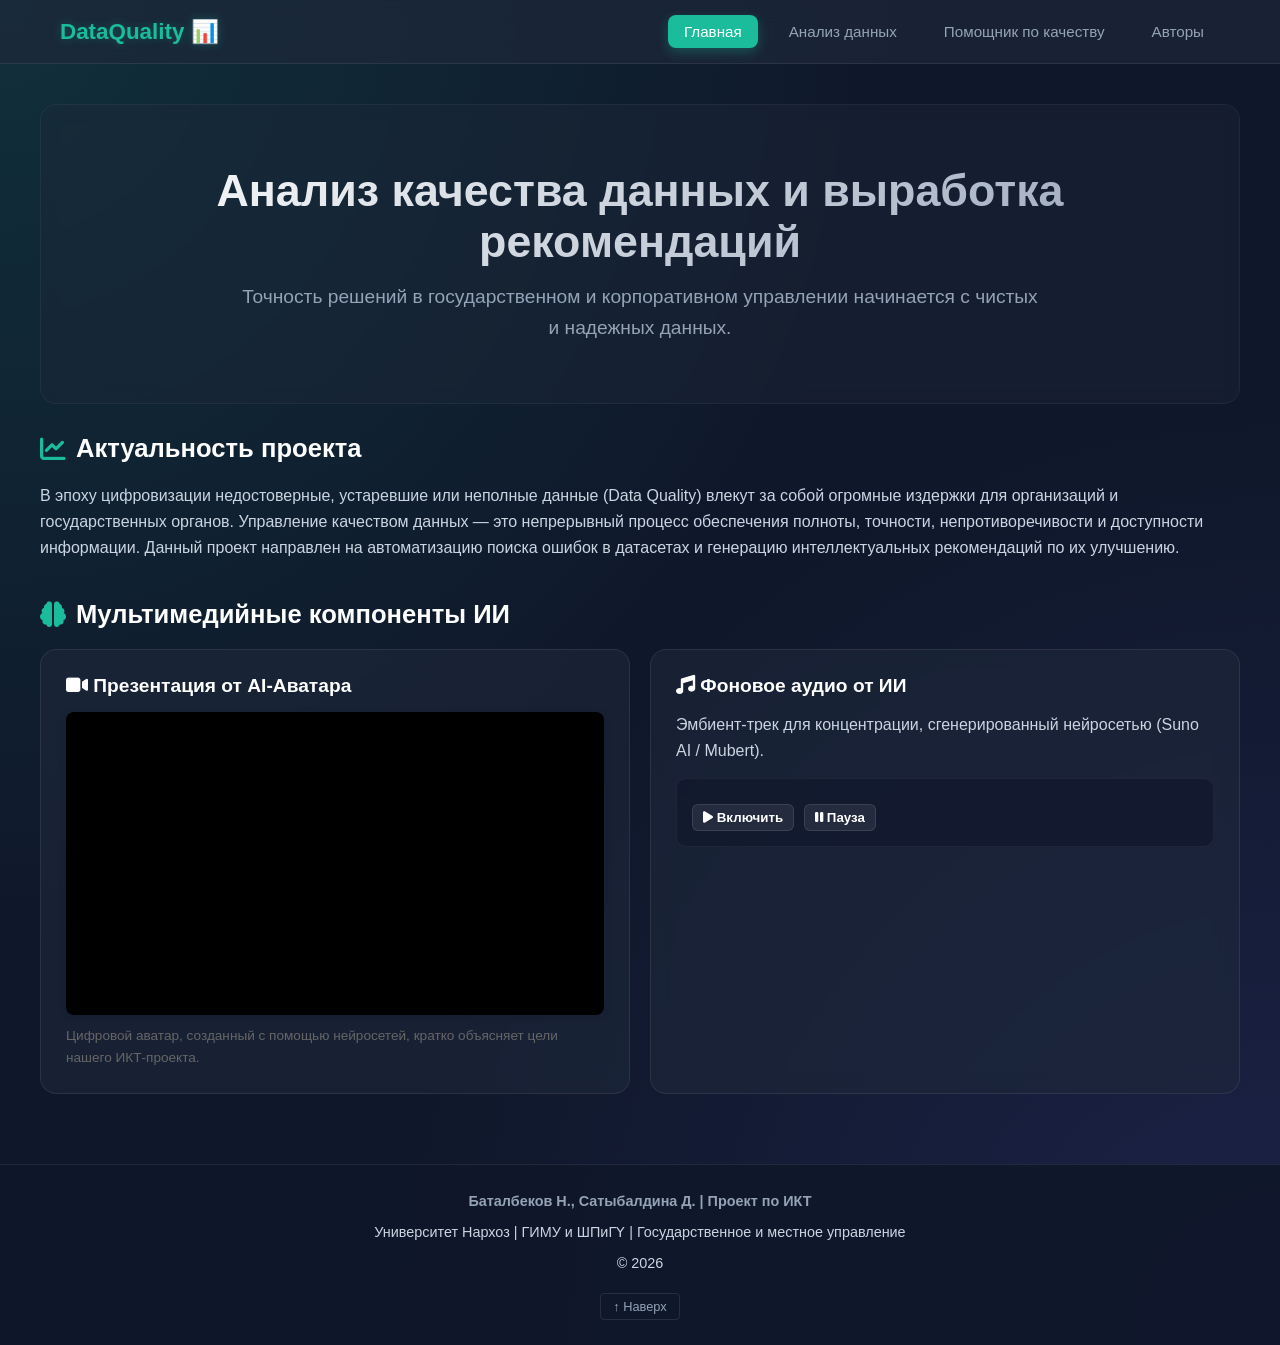
<file: index.html>
<!DOCTYPE html>
<html lang="ru">
<head>
    <meta charset="UTF-8">
    <title>DataQuality | Главная</title>
    <link rel="stylesheet" href="style.css">
    <link rel="stylesheet" href="https://cdnjs.cloudflare.com/ajax/libs/font-awesome/6.5.1/css/all.min.css">
</head>
<body>

<header>
    <nav>
        <div class="logo">DataQuality 📊</div>
        <div class="menu">
            <a href="index.html" class="active">Главная</a>
            <a href="dashboard.html">Анализ данных</a>
            <a href="bot.html">Помощник по качеству</a>
            <a href="creators.html">Авторы</a>
        </div>
    </nav>
</header>

<main>
    <section class="hero">
        <h1 style="font-size: 2.8rem; margin-bottom: 15px;">Анализ качества данных и выработка рекомендаций</h1>
        <p style="font-size: 1.2rem; max-width: 800px; margin: 0 auto;">Точность решений в государственном и корпоративном управлении начинается с чистых и надежных данных.</p>
    </section>

    <section class="analytics-intro" style="margin-bottom: 40px;">
        <h2><i class="fas fa-chart-line"></i> Актуальность проекта</h2>
        <p>В эпоху цифровизации недостоверные, устаревшие или неполные данные (Data Quality) влекут за собой огромные издержки для организаций и государственных органов. Управление качеством данных — это непрерывный процесс обеспечения полноты, точности, непротиворечивости и доступности информации. Данный проект направлен на автоматизацию поиска ошибок в датасетах и генерацию интеллектуальных рекомендаций по их улучшению.</p>
    </section>

    <section class="media-section">
        <h2><i class="fas fa-brain"></i> Мультимедийные компоненты ИИ</h2>
        <div class="media-container" style="display: flex; gap: 20px; flex-wrap: wrap;">
            
            <div class="media-card" style="flex: 1; min-width: 300px;">
                <h3><i class="fas fa-video"></i> Презентация от AI-Аватара</h3>
                <div style="position: relative; padding-top: 56.25%; background: #000; border-radius: 8px; overflow: hidden; box-shadow: 0 2px 8px rgba(0,0,0,0.1);">
                    <iframe src="https://app.heygen.com/embeds/905e6ff8b50a4a7eb741b9b1f9a1cafd" 
                            style="position: absolute; top: 0; left: 0; width: 100%; height: 100%; border: 0;" 
                            allow="fullscreen; autoplay; encrypted-media; picture-in-picture" 
                            allowfullscreen>
                    </iframe>
                </div>
                <p style="font-size:0.85rem; color:#666; margin-top:10px;">Цифровой аватар, созданный с помощью нейросетей, кратко объясняет цели нашего ИКТ-проекта.</p>
            </div>

            <div class="media-card" style="flex: 1; min-width: 300px;">
                <h3><i class="fas fa-music"></i> Фоновое аудио от ИИ</h3>
                <p>Эмбиент-трек для концентрации, сгенерированный нейросетью (Suno AI / Mubert).</p>
                <div class="audio-controls">
                    <audio id="bgMusic" loop style="width: 100%;">
                        <source src="https://www.soundhelix.com/examples/mp3/SoundHelix-Song-1.mp3" type="audio/mpeg">
                        Ваш браузер не поддерживает аудио.
                    </audio>
                    <div style="margin-top:10px; display:flex; gap:10px;">
                        <button onclick="document.getElementById('bgMusic').play()" style="padding:5px 10px; cursor:pointer;"><i class="fas fa-play"></i> Включить</button>
                        <button onclick="document.getElementById('bgMusic').pause()" style="padding:5px 10px; cursor:pointer;"><i class="fas fa-pause"></i> Пауза</button>
                    </div>
                </div>
            </div>

        </div>
    </section>
</main>

<footer>
    <div class="footer-content">
        <p><strong>Баталбеков Н., Сатыбалдина Д. | Проект по ИКТ</strong></p>
        <p>Университет Нархоз | ГИМУ и ШПиГҮ | Государственное и местное управление</p>
        <p>© 2026</p>
        <button id="backToTop" onclick="window.scrollTo(0, 0)">↑ Наверх</button>
    </div>
</footer>

</body>
</html>
</file>
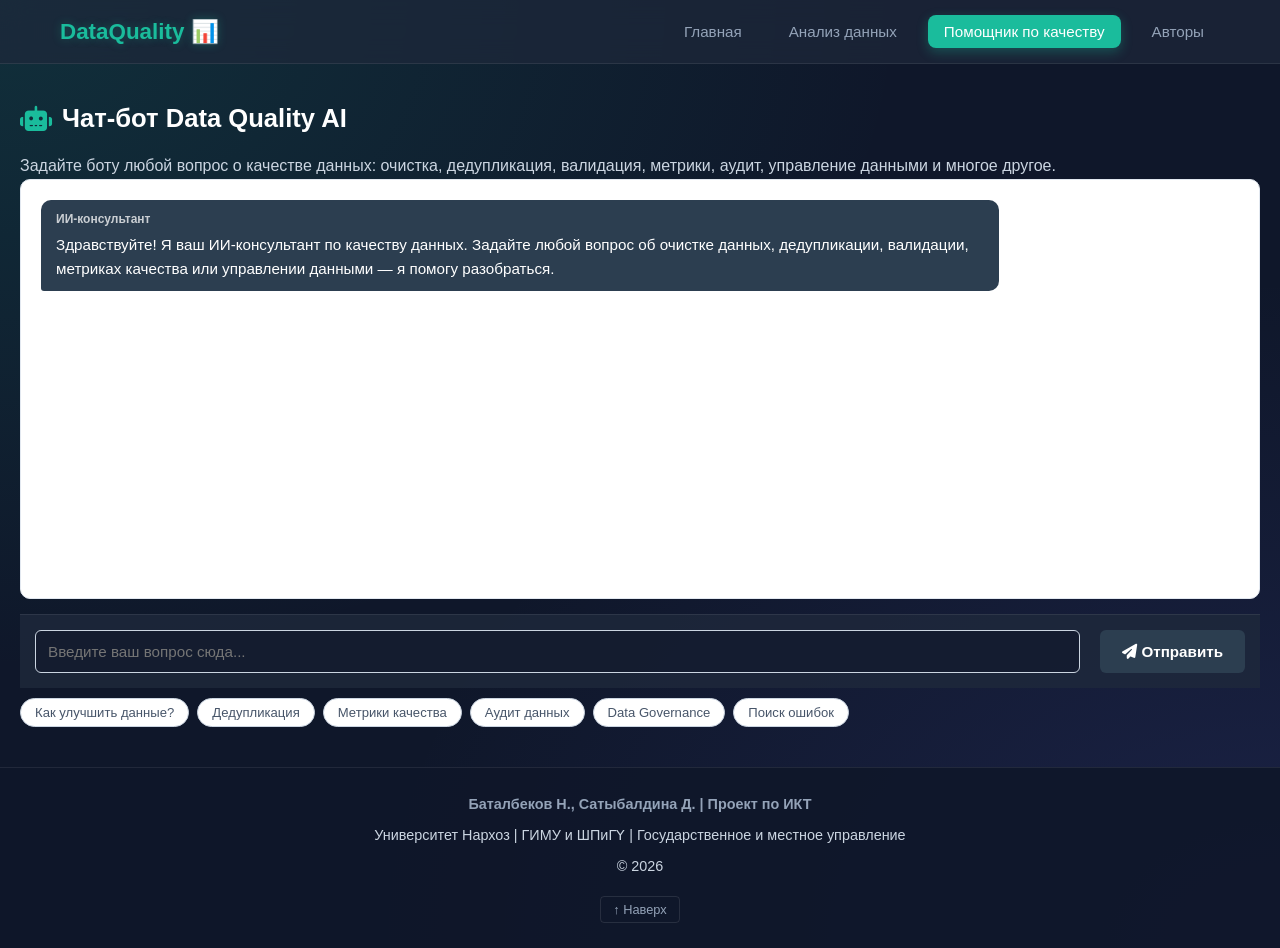
<file: bot.html>
<!DOCTYPE html>
<html lang="ru">
<head>
    <meta charset="UTF-8">
    <title>Помощник по качеству | DataQuality</title>
    <link rel="stylesheet" href="style.css">
    <link rel="stylesheet" href="https://cdnjs.cloudflare.com/ajax/libs/font-awesome/6.5.1/css/all.min.css">
    <style>
        #chat-box { 
            border: 1px solid #e2e8f0; padding: 20px; height: 420px; margin-bottom: 15px; 
            background: #fff; overflow-y: auto; border-radius: 10px;
            display: flex; flex-direction: column; gap: 12px;
        }
        .msg { padding: 10px 15px; border-radius: 10px; max-width: 80%; font-size: 0.95rem; line-height: 1.6; }
        .msg .sender-label { font-size: 0.75rem; font-weight: 600; margin-bottom: 4px; opacity: 0.75; display: block; }
        .user-msg { background: #1abc9c; color: white; align-self: flex-end; border-radius: 10px 10px 3px 10px; }
        .bot-msg { background: #2c3e50; color: white; align-self: flex-start; border-radius: 10px 10px 10px 3px; }
        .chat-input-area { display: flex; gap: 10px; }
        #userInput { flex: 1; padding: 12px; border-radius: 6px; border: 1px solid #cbd5e1; outline: none; font-size: 0.95rem; font-family: inherit; }
        #userInput:focus { border-color: #1abc9c; box-shadow: 0 0 0 3px rgba(26,188,156,0.15); }
        #userInput:disabled { background: #f1f5f9; cursor: not-allowed; }
        #sendBtn { padding: 10px 22px; background: #2c3e50; color: white; border: none; border-radius: 6px; cursor: pointer; font-weight: bold; font-size: 0.95rem; transition: background 0.2s; }
        #sendBtn:hover:not(:disabled) { background: #1abc9c; }
        #sendBtn:disabled { background: #94a3b8; cursor: not-allowed; }
        .quick-btns { display: flex; flex-wrap: wrap; gap: 8px; margin-top: 10px; }
        .quick-btn { padding: 6px 14px; background: #fff; border: 1px solid #cbd5e1; border-radius: 20px; font-size: 0.82rem; color: #475569; cursor: pointer; transition: all 0.2s; font-family: inherit; }
        .quick-btn:hover { background: #1abc9c; color: white; border-color: #1abc9c; }
        .spinner { display: inline-block; width: 12px; height: 12px; border: 2px solid rgba(255,255,255,0.4); border-top-color: white; border-radius: 50%; animation: spin 0.7s linear infinite; margin-right: 6px; vertical-align: middle; }
        @keyframes spin { to { transform: rotate(360deg); } }
    </style>
</head>
<body>

<header>
    <nav>
        <div class="logo">DataQuality 📊</div>
        <div class="menu">
            <a href="index.html">Главная</a>
            <a href="dashboard.html">Анализ данных</a>
            <a href="bot.html" class="active">Помощник по качеству</a>
            <a href="creators.html">Авторы</a>
        </div>
    </nav>
</header>

<main>
    <h2><i class="fas fa-robot"></i> Чат-бот Data Quality AI</h2>
    <p>Задайте боту любой вопрос о качестве данных: очистка, дедупликация, валидация, метрики, аудит, управление данными и многое другое.</p>

    <div id="chat-box">
        <div class="msg bot-msg">
            <span class="sender-label">ИИ-консультант</span>
            Здравствуйте! Я ваш ИИ-консультант по качеству данных. Задайте любой вопрос об очистке данных, дедупликации, валидации, метриках качества или управлении данными — я помогу разобраться.
        </div>
    </div>

    <div class="chat-input-area">
        <input type="text" id="userInput" placeholder="Введите ваш вопрос сюда...">
        <button id="sendBtn" onclick="sendMessage()">
            <i class="fas fa-paper-plane"></i> Отправить
        </button>
    </div>

    <div class="quick-btns">
        <button class="quick-btn" onclick="quickAsk('Как улучшить качество данных?')">Как улучшить данные?</button>
        <button class="quick-btn" onclick="quickAsk('Что такое дедупликация данных?')">Дедупликация</button>
        <button class="quick-btn" onclick="quickAsk('Какие метрики качества данных существуют?')">Метрики качества</button>
        <button class="quick-btn" onclick="quickAsk('Как провести аудит данных?')">Аудит данных</button>
        <button class="quick-btn" onclick="quickAsk('Что такое Data Governance?')">Data Governance</button>
        <button class="quick-btn" onclick="quickAsk('Как обнаружить и исправить ошибки в данных?')">Поиск ошибок</button>
    </div>
</main>

<script>
let conversationHistory = [];
let isLoading = false;

function quickAsk(text) {
    document.getElementById('userInput').value = text;
    sendMessage();
}

function appendUserMessage(text) {
    const chatBox = document.getElementById('chat-box');
    const div = document.createElement('div');
    div.className = 'msg user-msg';
    div.textContent = text;
    chatBox.appendChild(div);
    chatBox.scrollTop = chatBox.scrollHeight;
}

function appendBotMessage(text, isLoadingState) {
    const chatBox = document.getElementById('chat-box');
    const div = document.createElement('div');
    div.className = 'msg bot-msg';

    const label = document.createElement('span');
    label.className = 'sender-label';
    label.textContent = 'ИИ-консультант';

    const content = document.createElement('span');
    if (isLoadingState) {
        content.innerHTML = '<span class="spinner"></span>Анализирую вопрос...';
    } else {
        content.textContent = text;
    }

    div.appendChild(label);
    div.appendChild(content);
    chatBox.appendChild(div);
    chatBox.scrollTop = chatBox.scrollHeight;

    return { div, content };
}

function setUILoading(state) {
    isLoading = state;
    const btn = document.getElementById('sendBtn');
    const input = document.getElementById('userInput');
    btn.disabled = state;
    input.disabled = state;
    btn.innerHTML = state
        ? '<span class="spinner"></span> Обработка...'
        : '<i class="fas fa-paper-plane"></i> Отправить';
    document.querySelectorAll('.quick-btn').forEach(b => b.disabled = state);
}

async function sendMessage() {
    if (isLoading) return;

    const input = document.getElementById('userInput');
    const text = input.value.trim();
    if (!text) return;

    input.value = '';
    appendUserMessage(text);
    conversationHistory.push({ role: 'user', content: text });

    setUILoading(true);
    const { div: botDiv, content: botContent } = appendBotMessage('', true);

    try {
        const response = await fetch('https://aianalysis-roan.vercel.app/api/chat', {
            method: 'POST',
            headers: {
                'Content-Type': 'application/json'
            },
            body: JSON.stringify({
                messages: conversationHistory
            })
        });

        const data = await response.json();

        if (data.error) {
            botContent.textContent = 'Ошибка: ' + (data.error.message || 'Не удалось получить ответ. Попробуйте позже.');
        } else {
            const reply = data.content
                .filter(block => block.type === 'text')
                .map(block => block.text)
                .join('');
            botContent.textContent = reply;
            conversationHistory.push({ role: 'assistant', content: reply });
        }

    } catch (err) {
        botContent.textContent = 'Ошибка соединения с сервером. Проверьте подключение к интернету и попробуйте ещё раз.';
    }

    setUILoading(false);
    document.getElementById('chat-box').scrollTop = 99999;
}

document.getElementById('userInput').addEventListener('keydown', function(e) {
    if (e.key === 'Enter' && !e.shiftKey) {
        e.preventDefault();
        sendMessage();
    }
});
</script>

<footer>
    <div class="footer-content">
        <p><strong>Баталбеков Н., Сатыбалдина Д. | Проект по ИКТ</strong></p>
        <p>Университет Нархоз | ГИМУ и ШПиГҮ | Государственное и местное управление</p>
        <p>© 2026</p>
        <button id="backToTop" onclick="window.scrollTo(0, 0)">↑ Наверх</button>
    </div>
</footer>

</body>
</html>
</file>
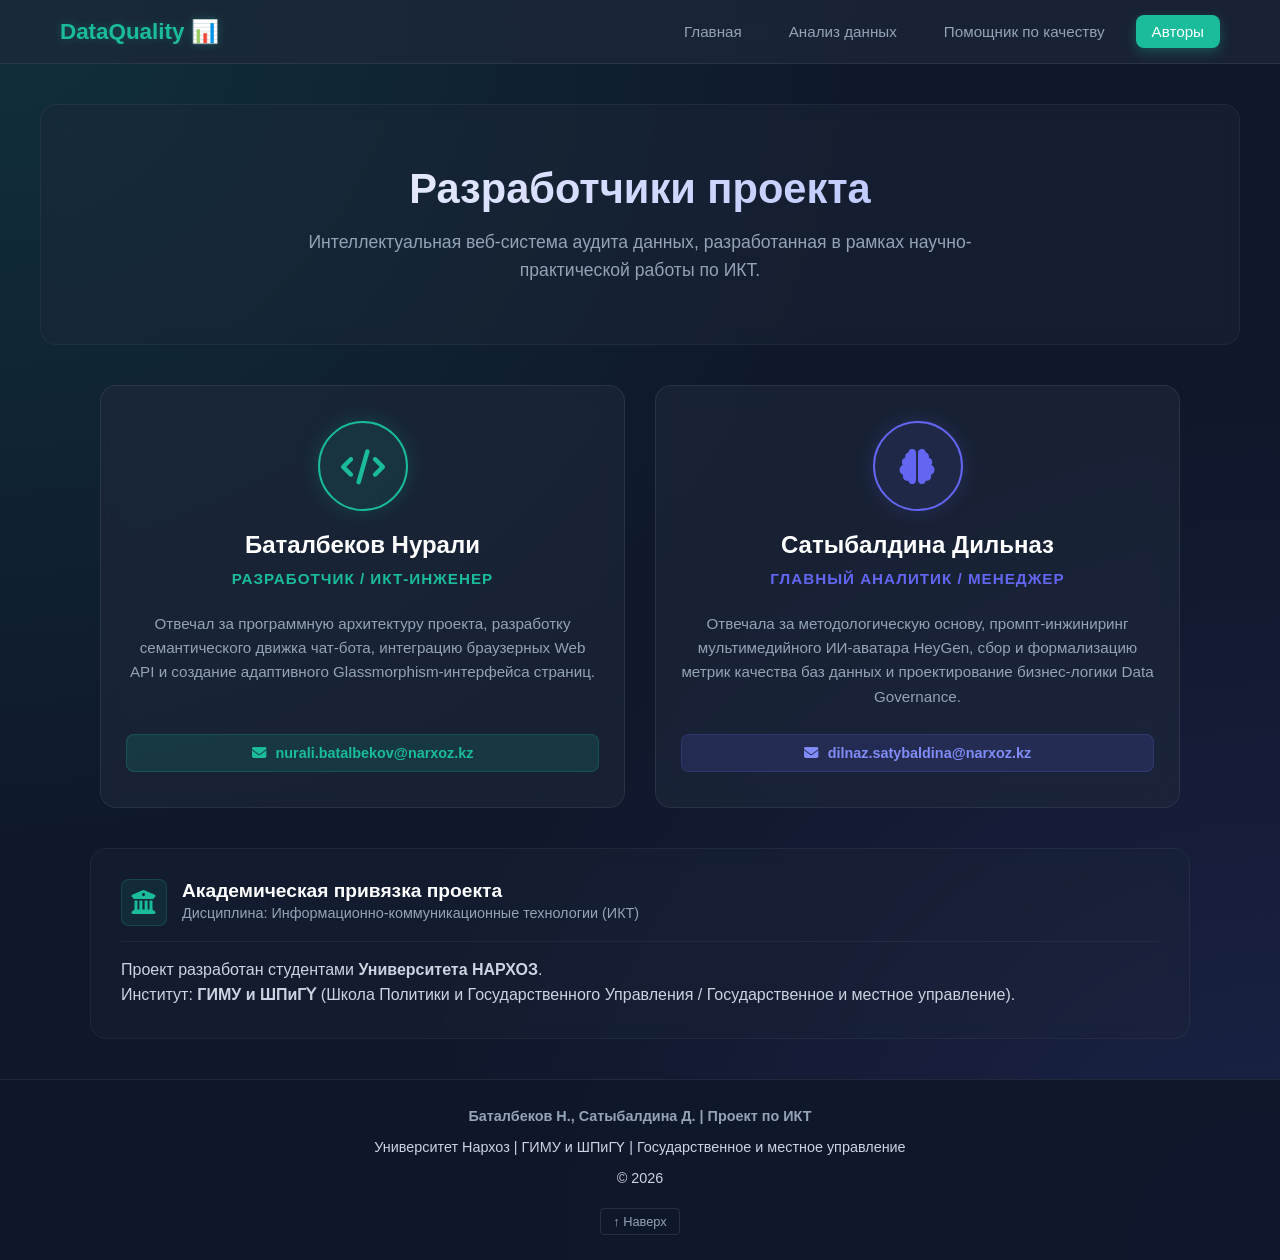
<file: creators.html>
<!DOCTYPE html>
<html lang="ru">
<head>
    <meta charset="UTF-8">
    <title>DataQuality | Авторы</title>
    <link rel="stylesheet" href="style.css">
    <link rel="stylesheet" href="https://cdnjs.cloudflare.com/ajax/libs/font-awesome/6.5.1/css/all.min.css">
</head>
<body>

<header>
    <nav>
        <div class="logo">DataQuality 📊</div>
        <div class="menu">
            <a href="index.html">Главная</a>
            <a href="dashboard.html">Анализ данных</a>
            <a href="bot.html">Помощник по качеству</a>
            <a href="creators.html" class="active">Авторы</a>
        </div>
    </nav>
</header>

<main>
    <section class="hero" style="margin-bottom: 40px;">
        <h1 style="font-size: 2.6rem; margin-bottom: 15px; background: linear-gradient(135deg, #ffffff 0%, #a5b4fc 100%); -webkit-background-clip: text; -webkit-text-fill-color: transparent;">Разработчики проекта</h1>
        <p style="font-size: 1.1rem; color: #94a3b8; max-width: 700px; margin: 0 auto;">Интеллектуальная веб-система аудита данных, разработанная в рамках научно-практической работы по ИКТ.</p>
    </section>

    <section class="grid-container" style="max-width: 1100px; margin: 0 auto; display: flex; gap: 30px; justify-content: center; flex-wrap: wrap; padding: 0 10px;">
        
        <div class="card" style="flex: 1; min-width: 320px; text-align: center; padding: 35px 25px; display: flex; flex-direction: column; justify-content: space-between;">
            <div>
                <div style="width: 90px; height: 90px; background: rgba(26, 188, 156, 0.1); border-radius: 50%; display: flex; align-items: center; justify-content: center; margin: 0 auto 20px auto; border: 2px solid #1abc9c; box-shadow: 0 0 20px rgba(26, 188, 156, 0.2);">
                    <i class="fas fa-code" style="font-size: 2.2rem; color: #1abc9c;"></i>
                </div>
                <h3 style="font-size: 1.5rem; color: #fff; margin-bottom: 8px; font-weight: 600;">Баталбеков Нурали</h3>
                <p style="color: #1abc9c; font-weight: 600; font-size: 0.95rem; margin-bottom: 20px; text-transform: uppercase; letter-spacing: 1px;">Разработчик / ИКТ-Инженер</p>
                <p style="font-size: 0.95rem; color: #94a3b8; line-height: 1.6; margin-bottom: 25px;">Отвечал за программную архитектуру проекта, разработку семантического движка чат-бота, интеграцию браузерных Web API и создание адаптивного Glassmorphism-интерфейса страниц.</p>
            </div>
            <a href="mailto:nurali.batalbekov@narxoz.kz" style="display: inline-flex; align-items: center; justify-content: center; gap: 10px; background: rgba(26, 188, 156, 0.15); color: #1abc9c; text-decoration: none; padding: 10px 20px; border-radius: 8px; font-weight: 600; font-size: 0.9rem; border: 1px solid rgba(26, 188, 156, 0.2); transition: all 0.3s ease;" onmouseover="this.style.background='#1abc9c'; this.style.color='#fff';" onmouseout="this.style.background='rgba(26, 188, 156, 0.15)'; this.style.color='#1abc9c';">
                <i class="fas fa-envelope"></i> nurali.batalbekov@narxoz.kz
            </a>
        </div>

        <div class="card" style="flex: 1; min-width: 320px; text-align: center; padding: 35px 25px; display: flex; flex-direction: column; justify-content: space-between;">
            <div>
                <div style="width: 90px; height: 90px; background: rgba(99, 102, 241, 0.1); border-radius: 50%; display: flex; align-items: center; justify-content: center; margin: 0 auto 20px auto; border: 2px solid #6366f1; box-shadow: 0 0 20px rgba(99, 102, 241, 0.2);">
                    <i class="fas fa-brain" style="font-size: 2.2rem; color: #6366f1;"></i>
                </div>
                <h3 style="font-size: 1.5rem; color: #fff; margin-bottom: 8px; font-weight: 600;">Сатыбалдина Дильназ</h3>
                <p style="color: #6366f1; font-weight: 600; font-size: 0.95rem; margin-bottom: 20px; text-transform: uppercase; letter-spacing: 1px;">Главный Аналитик / Менеджер</p>
                <p style="font-size: 0.95rem; color: #94a3b8; line-height: 1.6; margin-bottom: 25px;">Отвечала за методологическую основу, промпт-инжиниринг мультимедийного ИИ-аватара HeyGen, сбор и формализацию метрик качества баз данных и проектирование бизнес-логики Data Governance.</p>
            </div>
            <a href="mailto:dilnaz.satybaldina@narxoz.kz" style="display: inline-flex; align-items: center; justify-content: center; gap: 10px; background: rgba(99, 102, 241, 0.15); color: #818cf8; text-decoration: none; padding: 10px 20px; border-radius: 8px; font-weight: 600; font-size: 0.9rem; border: 1px solid rgba(99, 102, 241, 0.2); transition: all 0.3s ease;" onmouseover="this.style.background='#6366f1'; this.style.color='#fff';" onmouseout="this.style.background='rgba(99, 102, 241, 0.15)'; this.style.color='#818cf8';">
                <i class="fas fa-envelope"></i> dilnaz.satybaldina@narxoz.kz
            </a>
        </div>

    </section>

    <section class="hero" style="max-width: 1100px; margin: 40px auto 0 auto; padding: 30px; background: rgba(30, 41, 59, 0.3); border-radius: 16px; text-align: left;">
        <div style="display: flex; align-items: center; gap: 15px; margin-bottom: 15px;">
            <div style="background: rgba(26, 188, 156, 0.1); padding: 10px; border-radius: 8px; border: 1px solid rgba(26, 188, 156, 0.2);">
                <i class="fas fa-university" style="font-size: 1.5rem; color: #1abc9c;"></i>
            </div>
            <div>
                <h4 style="color: #fff; font-size: 1.2rem; font-weight: 600;">Академическая привязка проекта</h4>
                <p style="font-size: 0.9rem; color: #94a3b8;">Дисциплина: Информационно-коммуникационные технологии (ИКТ)</p>
            </div>
        </div>
        <p style="font-size: 1rem; color: #cbd5e1; border-top: 1px solid rgba(255,255,255,0.05); padding-top: 15px; line-height: 1.6;">
            Проект разработан студентами <strong>Университета НАРХОЗ</strong>.<br>
            Институт: <strong>ГИМУ и ШПиГҮ</strong> (Школа Политики и Государственного Управления / Государственное и местное управление).
        </p>
    </section>
</main>

<footer>
    <div class="footer-content">
        <p><strong>Баталбеков Н., Сатыбалдина Д. | Проект по ИКТ</strong></p>
        <p>Университет Нархоз | ГИМУ и ШПиГҮ | Государственное и местное управление</p>
        <p>© 2026</p>
        <button id="backToTop" onclick="window.scrollTo(0, 0)">↑ Наверх</button>
    </div>
</footer>

</body>
</html>
</file>
<file: style.css>
/* ==========================================
   ОБЩИЕ НАСТРОЙКИ И ФУТУРИСТИЧНЫЙ ФОН
   ========================================== */
* {
    margin: 0;
    padding: 0;
    box-sizing: border-box;
    font-family: 'Segoe UI', Roboto, Helvetica, Arial, sans-serif;
}

body {
    background: #0f172a; /* Глубокий темно-синий */
    /* Мягкие светящиеся ИИ-градиенты на заднем фоне */
    background-image: 
        radial-gradient(at 0% 0%, rgba(26, 188, 156, 0.15) 0px, transparent 50%),
        radial-gradient(at 100% 100%, rgba(99, 102, 241, 0.15) 0px, transparent 50%);
    color: #f1f5f9;
    min-height: 100vh;
    display: flex;
    flex-direction: column;
}

main {
    flex: 1;
    padding: 40px 20px;
}

/* ==========================================
   НАВИГАЦИЯ (GLASSMORPHISM НАВБАР)
   ========================================== */
header {
    background: rgba(30, 41, 59, 0.7);
    backdrop-filter: blur(12px);
    -webkit-backdrop-filter: blur(12px);
    border-bottom: 1px solid rgba(255, 255, 255, 0.08);
    position: sticky;
    top: 0;
    z-index: 1000;
}

nav {
    max-width: 1200px;
    margin: 0 auto;
    padding: 15px 20px;
    display: flex;
    justify-content: space-between;
    align-items: center;
}

.logo {
    font-size: 1.4rem;
    font-weight: 800;
    color: #1abc9c;
    text-shadow: 0 0 10px rgba(26, 188, 156, 0.3);
}

.menu {
    display: flex;
    gap: 15px;
}

.menu a {
    color: #94a3b8;
    text-decoration: none;
    font-size: 0.95rem;
    font-weight: 500;
    padding: 8px 16px;
    border-radius: 8px;
    transition: all 0.3s ease;
}

.menu a:hover {
    color: #fff;
    background: rgba(255, 255, 255, 0.05);
}

.menu a.active {
    color: #fff;
    background: #1abc9c;
    box-shadow: 0 4px 12px rgba(26, 188, 156, 0.3);
}

/* ==========================================
   ГЛАВНЫЙ БАННЕР (HERO SECTION)
   ========================================== */
.hero {
    text-align: center;
    padding: 60px 20px;
    background: rgba(30, 41, 59, 0.4);
    border-radius: 16px;
    border: 1px solid rgba(255, 255, 255, 0.05);
    backdrop-filter: blur(8px);
    max-width: 1200px;
    margin: 0 auto 30px auto;
}

.hero h1 {
    background: linear-gradient(135deg, #fff 0%, #94a3b8 100%);
    -webkit-background-clip: text;
    -webkit-text-fill-color: transparent;
}

.hero p {
    color: #94a3b8;
}

/* ==========================================
   КОНТЕНТНЫЕ БЛОКИ И КАРТОЧКИ (МАТОВОЕ СТЕКЛО)
   ========================================== */
.analytics-intro, .media-section {
    max-width: 1200px;
    margin: 0 auto 30px auto;
}

h2 {
    font-size: 1.6rem;
    margin-bottom: 20px;
    color: #fff;
    display: flex;
    align-items: center;
    gap: 10px;
}

h2 i {
    color: #1abc9c;
}

p {
    line-height: 1.6;
    color: #cbd5e1;
}

/* Контейнер для медиа и блоков */
.media-container, .grid-container {
    display: flex;
    gap: 25px;
    flex-wrap: wrap;
    margin-top: 20px;
}

/* Стиль карточки премиум-уровня */
.media-card, .card, .chat-container, .chat-wrapper {
    background: rgba(30, 41, 59, 0.6);
    backdrop-filter: blur(10px);
    -webkit-backdrop-filter: blur(10px);
    border: 1px solid rgba(255, 255, 255, 0.08);
    border-radius: 16px;
    padding: 25px;
    transition: transform 0.3s ease, box-shadow 0.3s ease;
}

.media-card:hover, .card:hover {
    transform: translateY(-4px);
    border-color: rgba(26, 188, 156, 0.3);
    box-shadow: 0 10px 25px rgba(26, 188, 156, 0.05);
}

.media-card h3, .card h3 {
    font-size: 1.2rem;
    margin-bottom: 15px;
    color: #fff;
}

/* ==========================================
   ИНТЕРФЕЙС АУДИО И ЭЛЕМЕНТОВ УПРАВЛЕНИЯ
   ========================================== */
.audio-controls {
    background: rgba(15, 23, 42, 0.6);
    padding: 15px;
    border-radius: 10px;
    border: 1px solid rgba(255, 255, 255, 0.05);
    margin-top: 15px;
}

.audio-controls button {
    background: rgba(255, 255, 255, 0.08);
    color: #fff;
    border: 1px solid rgba(255, 255, 255, 0.1);
    padding: 8px 16px;
    border-radius: 6px;
    font-weight: 600;
    transition: all 0.2s ease;
}

.audio-controls button:hover {
    background: #1abc9c;
    color: #fff;
    border-color: #1abc9c;
    box-shadow: 0 0 10px rgba(26, 188, 156, 0.2);
}

/* ==========================================
   ИНТЕРФЕЙС ЧАТА (СТАБИЛЬНЫЙ И КРАСИВЫЙ)
   ========================================== */
.chat-container, .chat-wrapper {
    max-width: 700px;
    margin: 30px auto;
    padding: 0; /* Сбрасываем внутренние отступы для структуры чата */
    overflow: hidden;
    height: 550px;
    display: flex;
    flex-direction: column;
}

.chat-window, .chat-messages {
    flex: 1;
    padding: 20px;
    background: rgba(15, 23, 42, 0.4);
    overflow-y: auto;
    display: flex;
    flex-direction: column;
    gap: 12px;
}

.message {
    padding: 12px 16px;
    border-radius: 12px;
    max-width: 75%;
    line-height: 1.5;
    font-size: 0.95rem;
}

.message.bot {
    background: rgba(255, 255, 255, 0.05);
    color: #e2e8f0;
    align-self: flex-start;
    border-left: 4px solid #1abc9c;
    border-bottom-left-radius: 2px;
}

.message.user {
    background: #1abc9c;
    color: #fff;
    align-self: flex-end;
    border-bottom-right-radius: 2px;
    box-shadow: 0 4px 12px rgba(26, 188, 156, 0.2);
}

.input-area, .chat-input-area {
    display: flex;
    padding: 15px;
    background: rgba(30, 41, 59, 0.8);
    border-top: 1px solid rgba(255, 255, 255, 0.08);
}

.input-area input, .chat-input-area input {
    flex: 1;
    padding: 12px;
    background: rgba(15, 23, 42, 0.6);
    border: 1px solid rgba(255, 255, 255, 0.1);
    border-radius: 8px;
    color: #fff;
    outline: none;
    transition: border-color 0.2s;
}

.input-area input:focus, .chat-input-area input:focus {
    border-color: #1abc9c;
}

.input-area button, .chat-input-area button {
    padding: 12px 24px;
    background: #1abc9c;
    color: white;
    border: none;
    border-radius: 8px;
    margin-left: 10px;
    cursor: pointer;
    font-weight: 600;
    transition: all 0.2s;
}

.input-area button:hover, .chat-input-area button:hover {
    background: #16a085;
    box-shadow: 0 0 12px rgba(26, 188, 156, 0.3);
}

.hints, .suggested-hints {
    padding: 10px 20px;
    background: rgba(15, 23, 42, 0.2);
    display: flex;
    gap: 10px;
    flex-wrap: wrap;
}

.hint-btn {
    background: rgba(255, 255, 255, 0.05);
    color: #94a3b8;
    border: 1px solid rgba(255, 255, 255, 0.08);
    padding: 6px 12px;
    border-radius: 20px;
    cursor: pointer;
    font-size: 0.85rem;
    transition: all 0.2s;
}

.hint-btn:hover {
    background: rgba(255, 255, 255, 0.1);
    color: #fff;
    border-color: rgba(255, 255, 255, 0.2);
}

/* ==========================================
   ПОДВАЛ (FOOTER)
   ========================================== */
footer {
    background: rgba(15, 23, 42, 0.9);
    border-top: 1px solid rgba(255, 255, 255, 0.08);
    padding: 25px 20px;
    margin-top: auto;
}

.footer-content {
    max-width: 1200px;
    margin: 0 auto;
    display: flex;
    flex-direction: column;
    align-items: center;
    gap: 8px;
    color: #64748b;
    font-size: 0.9rem;
}

.footer-content strong {
    color: #94a3b8;
}

#backToTop {
    background: transparent;
    border: 1px solid rgba(255, 255, 255, 0.1);
    color: #94a3b8;
    padding: 5px 12px;
    border-radius: 4px;
    cursor: pointer;
    margin-top: 10px;
    font-size: 0.8rem;
    transition: all 0.2s;
}

#backToTop:hover {
    color: #fff;
    background: rgba(255, 255, 255, 0.05);
}
</file>
